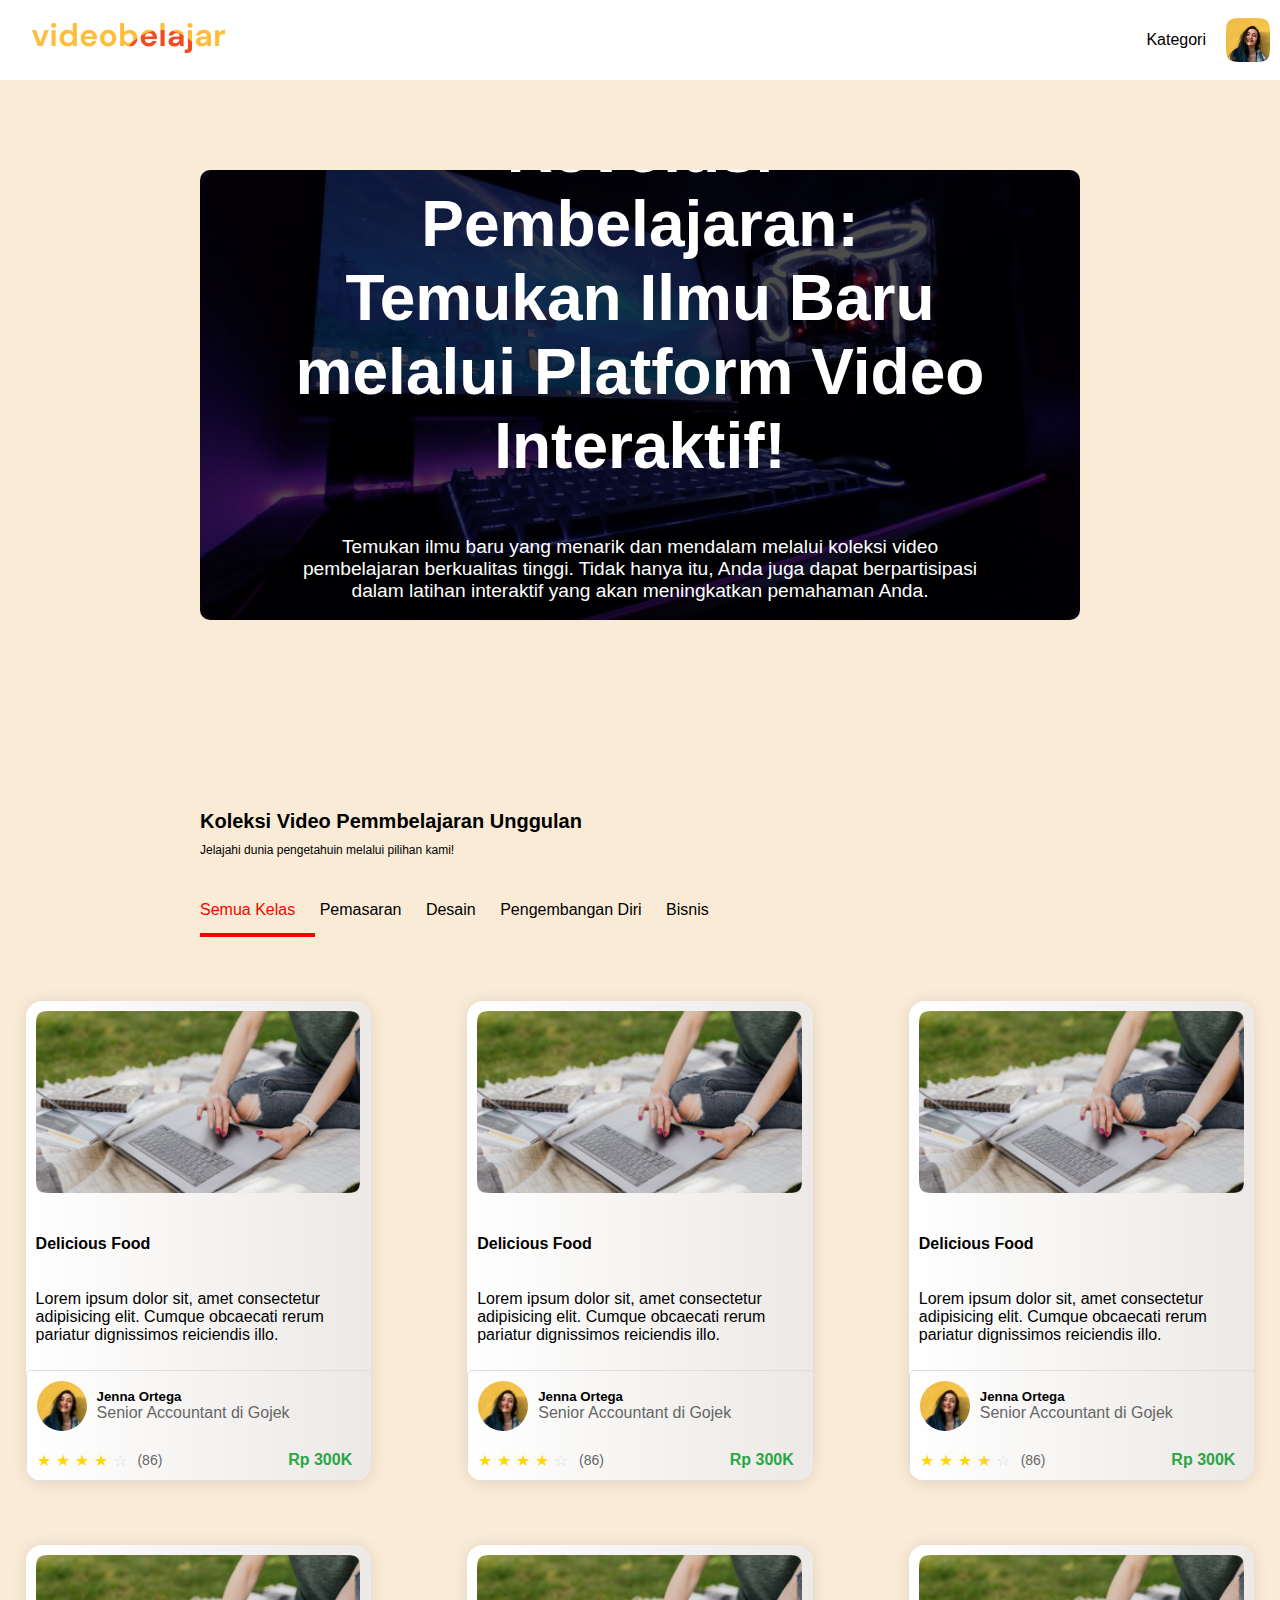
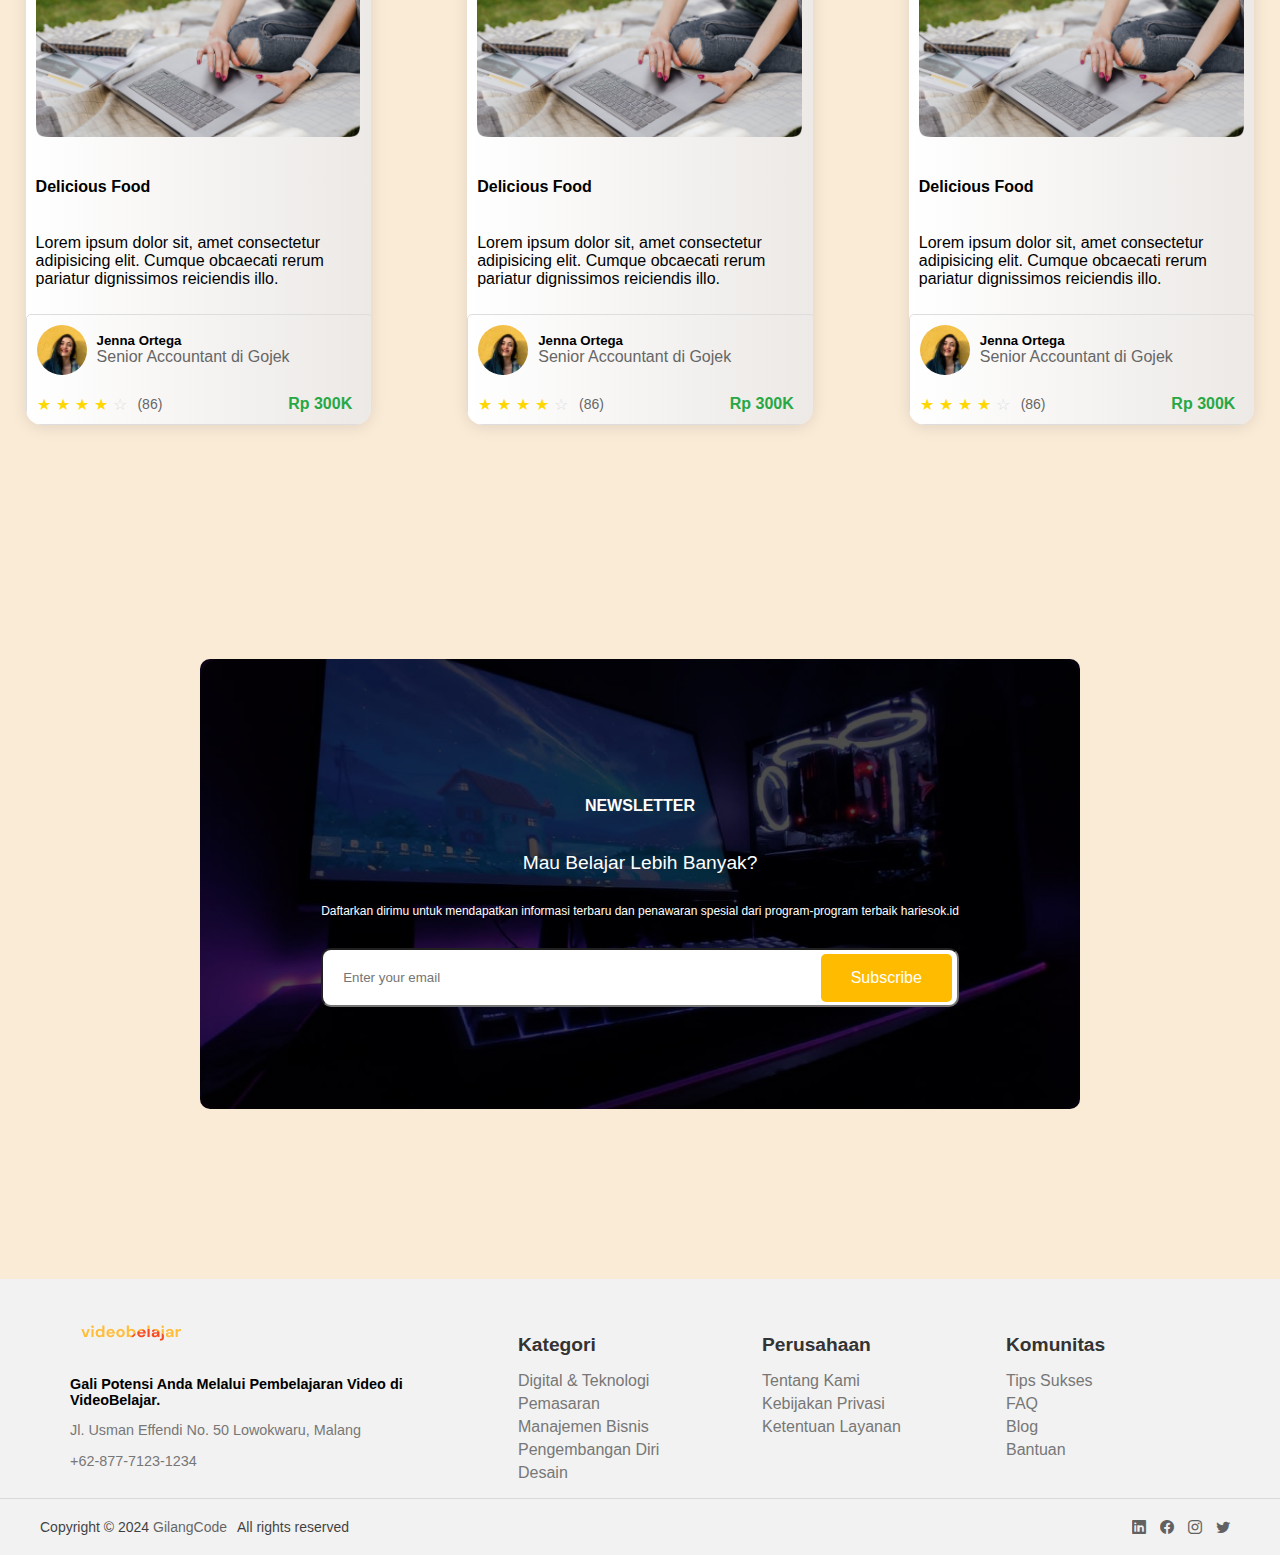
<file: index.html>
<!DOCTYPE html>
<html lang="en">
  <head>
    <meta charset="UTF-8" />
    <meta name="viewport" content="width=device-width, initial-scale=1.0" />
    <link rel="stylesheet" href="style.css" />
    <link
      rel="stylesheet"
      href="https://cdn.jsdelivr.net/npm/bootstrap-icons@1.11.3/font/bootstrap-icons.min.css" />
    <title>VideoBelajar</title>
  </head>
  <body>
    <nav class="nav">
      <div class="nav-area">
        <a class="brand" href="">
          <img src="assets/logo.png" alt="" />
        </a>
        <svg
          class="nav-burger"
          fill="none"
          stroke="currentColor"
          viewbox="0 0 24 24"
          xmlns="http://www.w3.org/2000/svg">
          <path
            d="M4 6h16M4 12h16m-7 6h7"
            stroke-linecap="round"
            stroke-linejoin="round"
            stroke-width="2"></path>
        </svg>
        <div class="nav-menu-dekstop">
          <a href="#" style="text-decoration: none">Kategori</a>
          <img src="assets/Avatar.png" alt="" />
        </div>
      </div>
    </nav>

    <div class="section">
      <div class="hero-image">
        <div class="hero-text">
          <h1>
            Revolusi Pembelajaran: Temukan Ilmu Baru melalui Platform Video
            Interaktif!
          </h1>
          <p>
            Temukan ilmu baru yang menarik dan mendalam melalui koleksi video
            pembelajaran berkualitas tinggi. Tidak hanya itu, Anda juga dapat
            berpartisipasi dalam latihan interaktif yang akan meningkatkan
            pemahaman Anda.
          </p>
          <button>Temukan Video Course untuk Dipelajari</button>
        </div>
      </div>
    </div>

    <div class="section-menu">
      <h3>Koleksi Video Pemmbelajaran Unggulan</h3>
      <p>Jelajahi dunia pengetahuin melalui pilihan kami!</p>
      <div class="scrollmenu">
        <a href="#home" class="active">Semua Kelas</a>
        <a href="#news">Pemasaran</a>
        <a href="#contact">Desain</a>
        <a href="#about">Pengembangan Diri</a>
        <a href="#support">Bisnis</a>
      </div>
    </div>

    <div class="container">
      <div class="card">
        <img src="assets/prdk1.png" class="img-produk" alt="" width="600" />
        <div class="card-body">
          <h4>Delicious Food</h4>
          <p>
            Lorem ipsum dolor sit, amet consectetur adipisicing elit. Cumque
            obcaecati rerum pariatur dignissimos reiciendis illo.
          </p>
        </div>
        <div class="card-user">
          <div class="card-bouser">
            <img src="assets/Avatar.png" class="user-image" alt="" />
            <div class="user-info">
              <h5 class="card-title">Jenna Ortega</h5>
              <p class="card-text">Senior Accountant di Gojek</p>
            </div>
          </div>
          <div class="card-footer">
            <div class="rating">
              <span class="star">★</span>
              <span class="star">★</span>
              <span class="star">★</span>
              <span class="star">★</span>
              <span class="star half-star">☆</span>
            </div>
            <span class="review">(86)</span>
            <span class="price">Rp 300K</span>
          </div>
        </div>
      </div>

      <div class="card">
        <img src="assets/prdk1.png" class="img-produk" alt="" width="600" />
        <div class="card-body">
          <h4>Delicious Food</h4>
          <p>
            Lorem ipsum dolor sit, amet consectetur adipisicing elit. Cumque
            obcaecati rerum pariatur dignissimos reiciendis illo.
          </p>
        </div>
        <div class="card-user">
          <div class="card-bouser">
            <img src="assets/Avatar.png" class="user-image" alt="" />
            <div class="user-info">
              <h5 class="card-title">Jenna Ortega</h5>
              <p class="card-text">Senior Accountant di Gojek</p>
            </div>
          </div>
          <div class="card-footer">
            <div class="rating">
              <span class="star">★</span>
              <span class="star">★</span>
              <span class="star">★</span>
              <span class="star">★</span>
              <span class="star half-star">☆</span>
            </div>
            <span class="review">(86)</span>
            <span class="price">Rp 300K</span>
          </div>
        </div>
      </div>

      <div class="card">
        <img src="assets/prdk1.png" class="img-produk" alt="" width="600" />
        <div class="card-body">
          <h4>Delicious Food</h4>
          <p>
            Lorem ipsum dolor sit, amet consectetur adipisicing elit. Cumque
            obcaecati rerum pariatur dignissimos reiciendis illo.
          </p>
        </div>
        <div class="card-user">
          <div class="card-bouser">
            <img src="assets/Avatar.png" class="user-image" alt="" />
            <div class="user-info">
              <h5 class="card-title">Jenna Ortega</h5>
              <p class="card-text">Senior Accountant di Gojek</p>
            </div>
          </div>
          <div class="card-footer">
            <div class="rating">
              <span class="star">★</span>
              <span class="star">★</span>
              <span class="star">★</span>
              <span class="star">★</span>
              <span class="star half-star">☆</span>
            </div>
            <span class="review">(86)</span>
            <span class="price">Rp 300K</span>
          </div>
        </div>
      </div>
    </div>
    <div class="container">
      <div class="card">
        <img src="assets/prdk1.png" class="img-produk" alt="" width="600" />
        <div class="card-body">
          <h4>Delicious Food</h4>
          <p>
            Lorem ipsum dolor sit, amet consectetur adipisicing elit. Cumque
            obcaecati rerum pariatur dignissimos reiciendis illo.
          </p>
        </div>
        <div class="card-user">
          <div class="card-bouser">
            <img src="assets/Avatar.png" class="user-image" alt="" />
            <div class="user-info">
              <h5 class="card-title">Jenna Ortega</h5>
              <p class="card-text">Senior Accountant di Gojek</p>
            </div>
          </div>
          <div class="card-footer">
            <div class="rating">
              <span class="star">★</span>
              <span class="star">★</span>
              <span class="star">★</span>
              <span class="star">★</span>
              <span class="star half-star">☆</span>
            </div>
            <span class="review">(86)</span>
            <span class="price">Rp 300K</span>
          </div>
        </div>
      </div>

      <div class="card">
        <img src="assets/prdk1.png" class="img-produk" alt="" width="600" />
        <div class="card-body">
          <h4>Delicious Food</h4>
          <p>
            Lorem ipsum dolor sit, amet consectetur adipisicing elit. Cumque
            obcaecati rerum pariatur dignissimos reiciendis illo.
          </p>
        </div>
        <div class="card-user">
          <div class="card-bouser">
            <img src="assets/Avatar.png" class="user-image" alt="" />
            <div class="user-info">
              <h5 class="card-title">Jenna Ortega</h5>
              <p class="card-text">Senior Accountant di Gojek</p>
            </div>
          </div>
          <div class="card-footer">
            <div class="rating">
              <span class="star">★</span>
              <span class="star">★</span>
              <span class="star">★</span>
              <span class="star">★</span>
              <span class="star half-star">☆</span>
            </div>
            <span class="review">(86)</span>
            <span class="price">Rp 300K</span>
          </div>
        </div>
      </div>

      <div class="card">
        <img src="assets/prdk1.png" class="img-produk" alt="" width="600" />
        <div class="card-body">
          <h4>Delicious Food</h4>
          <p>
            Lorem ipsum dolor sit, amet consectetur adipisicing elit. Cumque
            obcaecati rerum pariatur dignissimos reiciendis illo.
          </p>
        </div>
        <div class="card-user">
          <div class="card-bouser">
            <img src="assets/Avatar.png" class="user-image" alt="" />
            <div class="user-info">
              <h5 class="card-title">Jenna Ortega</h5>
              <p class="card-text">Senior Accountant di Gojek</p>
            </div>
          </div>
          <div class="card-footer">
            <div class="rating">
              <span class="star">★</span>
              <span class="star">★</span>
              <span class="star">★</span>
              <span class="star">★</span>
              <span class="star half-star">☆</span>
            </div>
            <span class="review">(86)</span>
            <span class="price">Rp 300K</span>
          </div>
        </div>
      </div>
    </div>

    <div class="section">
      <div class="hero-image">
        <div class="hero-text">
          <h6 style="font-size: 16px">NEWSLETTER</h6>
          <p>Mau Belajar Lebih Banyak?</p>
          <p style="font-size: 12px">
            Daftarkan dirimu untuk mendapatkan informasi terbaru dan penawaran
            spesial dari program-program terbaik hariesok.id
          </p>
          <div class="input-group custom-search">
            <input
              type="text"
              class="form-control custom-search-input"
              placeholder="Enter your email" />
            <button class="custom-search-botton" type="submit">
              Subscribe
            </button>
          </div>
        </div>
      </div>
    </div>

    <!-- footer -->
    <footer>
      <div class="footer-container">
        <div class="footer-contact">
          <img
            src="assets/logo.png"
            style="width: 30%"
            alt="Company Logo"
            class="footer-logo" />
          <p style="font-weight: bold; color: black">
            Gali Potensi Anda Melalui Pembelajaran Video di VideoBelajar.
          </p>
          <p>Jl. Usman Effendi No. 50 Lowokwaru, Malang</p>
          <p>+62-877-7123-1234</p>
        </div>
        <div class="footer-nav">
          <h2>Kategori</h2>
          <ul>
            <li><a href="#">Digital & Teknologi</a></li>
            <li><a href="#">Pemasaran</a></li>
            <li><a href="#">Manajemen Bisnis</a></li>
            <li><a href="#">Pengembangan Diri</a></li>
            <li><a href="#">Desain</a></li>
          </ul>
        </div>
        <div class="footer-nav">
          <h2>Perusahaan</h2>
          <ul>
            <li><a href="#">Tentang Kami</a></li>
            <li><a href="#">Kebijakan Privasi</a></li>
            <li><a href="#">Ketentuan Layanan</a></li>
          </ul>
        </div>
        <div class="footer-nav">
          <h2>Komunitas</h2>
          <ul>
            <li><a href="#">Tips Sukses</a></li>
            <li><a href="#">FAQ</a></li>
            <li><a href="#">Blog</a></li>
            <li><a href="#">Bantuan</a></li>
          </ul>
        </div>
      </div>
      <div class="bottom-details">
        <div class="bottom_text">
          <span class="copyright_text"
            >Copyright © 2024 <a href="#">GilangCode</a>All rights
            reserved</span
          >
          <span class="policy_terms">
            <a href="#"><i class="bi bi-linkedin"></i></a>
            <a href="#"><i class="bi bi-facebook"></i></a>
            <a href="#"><i class="bi bi-instagram"></i></a>
            <a href="#"><i class="bi bi-twitter"></i></i></a>
          </span>
        </div>
      </div>
    </footer>
  </body>
</html>
</file>
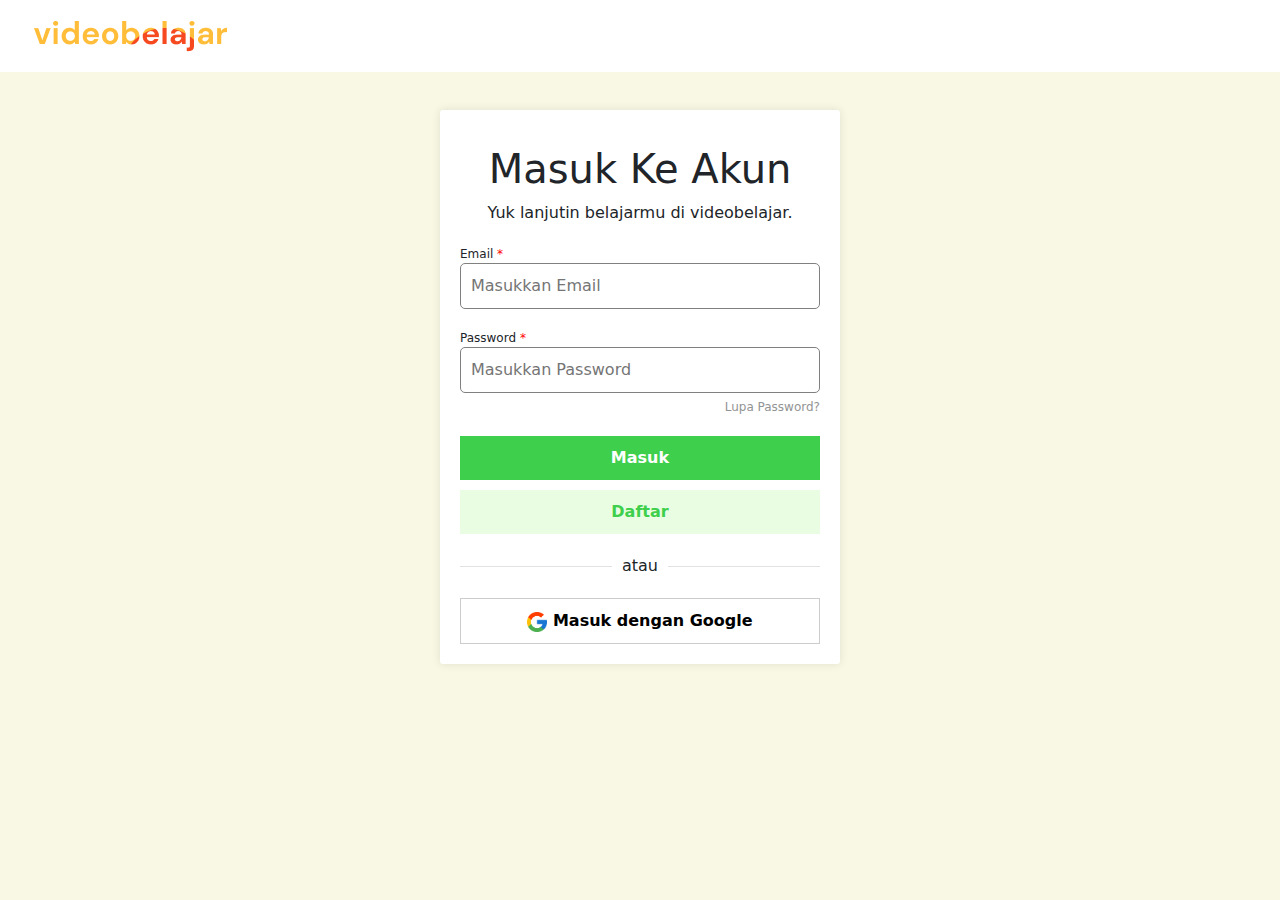
<file: login.html>
<!DOCTYPE html>
<html lang="en">
  <head>
    <meta charset="UTF-8" />
    <meta name="viewport" content="width=device-width, initial-scale=1.0" />
    <title>Login Page</title>
    <link rel="stylesheet" href="styles.css" />
    <link
      href="https://cdn.jsdelivr.net/npm/bootstrap@5.3.3/dist/css/bootstrap.min.css"
      rel="stylesheet"
      integrity="sha384-QWTKZyjpPEjISv5WaRU9OFeRpok6YctnYmDr5pNlyT2bRjXh0JMhjY6hW+ALEwIH"
      crossorigin="anonymous" />
    <script
      src="https://cdn.jsdelivr.net/npm/bootstrap@5.3.3/dist/js/bootstrap.bundle.min.js"
      integrity="sha384-YvpcrYf0tY3lHB60NNkmXc5s9fDVZLESaAA55NDzOxhy9GkcIdslK1eN7N6jIeHz"
      crossorigin="anonymous"></script>
  </head>
  <body style="background-color: rgb(248, 248, 229)">
    <nav class="navbar" style="background-color: white">
      <div class="container-fluid">
        <img src="assets/logo.png" alt="" />
      </div>
    </nav>
    <!-- Login -->
    <div class="container">
      <div class="login-box">
        <h1>Masuk Ke Akun</h1>
        <p>Yuk lanjutin belajarmu di videobelajar.</p>
        <form>
          <!-- Email input -->
          <div class="input">
            <label>Email <span style="color: red">*</span></label>
            <input type="email" placeholder="Masukkan Email" required />
          </div>
          <!-- Password input -->
          <div class="input">
            <label>Password <span style="color: red">*</span></label>
            <input type="password" placeholder="Masukkan Password" required />
          </div>
          <a href="#">Lupa Password?</a>
          <!-- Login button -->
          <button
            type="button"
            style="margin-top: 10px; margin-bottom: 10px"
            class="masuk">
            Masuk
          </button>
          <!-- Register button -->
          <button type="button" class="daftar">Daftar</button>
          <!-- Or divider -->
          <div class="line-container">
            <span class="line"></span>
            <span class="text">atau</span>
            <span class="line"></span>
          </div>
          <button type="button" class="g-signin">
            <img src="assets/google.png" alt="Google sign in" width="20" />
            Masuk dengan Google
          </button>
        </form>
      </div>
    </div>
  </body>
</html>
</file>
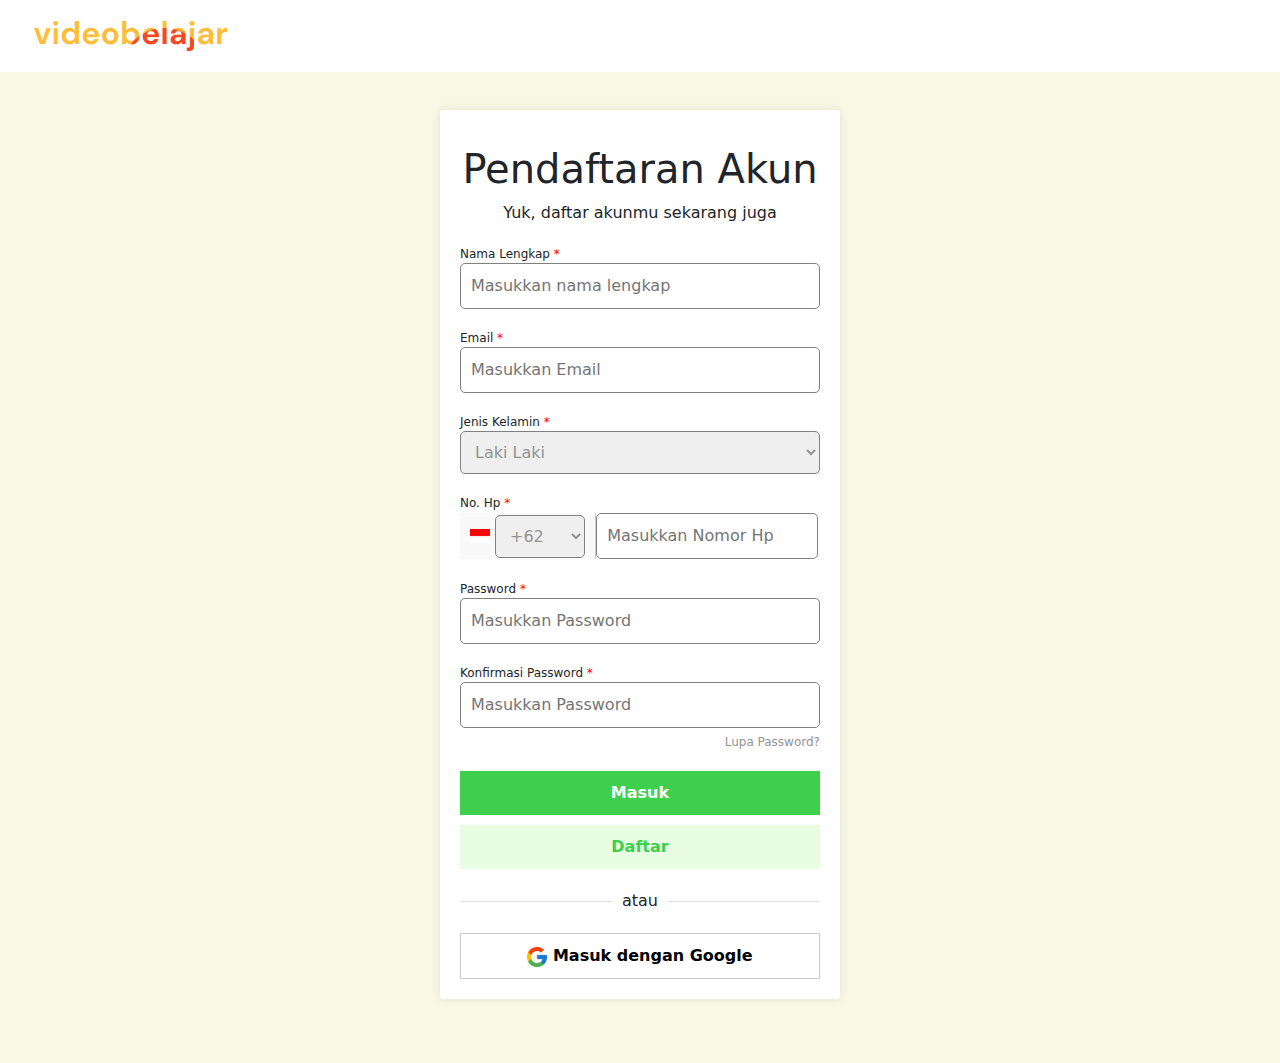
<file: register.html>
<!DOCTYPE html>
<html lang="en">
  <head>
    <meta charset="UTF-8" />
    <meta name="viewport" content="width=device-width, initial-scale=1.0" />
    <title>Register Page</title>
    <link rel="stylesheet" href="styles.css" />
    <link
      href="https://cdn.jsdelivr.net/npm/bootstrap@5.3.3/dist/css/bootstrap.min.css"
      rel="stylesheet"
      integrity="sha384-QWTKZyjpPEjISv5WaRU9OFeRpok6YctnYmDr5pNlyT2bRjXh0JMhjY6hW+ALEwIH"
      crossorigin="anonymous" />
    <script
      src="https://cdn.jsdelivr.net/npm/bootstrap@5.3.3/dist/js/bootstrap.bundle.min.js"
      integrity="sha384-YvpcrYf0tY3lHB60NNkmXc5s9fDVZLESaAA55NDzOxhy9GkcIdslK1eN7N6jIeHz"
      crossorigin="anonymous"></script>
  </head>
  <body style="background-color: rgb(248, 248, 229)">
    <nav class="navbar" style="background-color: white">
      <div class="container-fluid">
        <img src="assets/logo.png" alt="" />
      </div>
    </nav>
    <!-- Login -->
    <div class="container">
      <div class="login-box">
        <h1>Pendaftaran Akun</h1>
        <p>Yuk, daftar akunmu sekarang juga</p>
        <form>
          <!-- name input -->
          <div class="input">
            <label>Nama Lengkap <span style="color: red">*</span></label>
            <input type="text" placeholder="Masukkan nama lengkap" required />
          </div>
          <!-- Email input -->
          <div class="input">
            <label>Email <span style="color: red">*</span></label>
            <input type="email" placeholder="Masukkan Email" required />
          </div>
          <div class="input-dropdown">
            <label for="dog-names"
              >Jenis Kelamin <span style="color: red">*</span></label
            >
            <select name="dog-names" id="dog-names">
              <option value="rigatoni">Laki Laki</option>
              <option value="dave">Perempuan</option>
            </select>
          </div>

          <div class="input-group">
            <label for="phone">No. Hp <span style="color: red">*</span></label>
            <div class="phone-input">
              <div class="country-code">
                <img src="assets/indo.png" alt="Flag" />
                <select>
                  <option value="+62">+62</option>
                </select>
              </div>
              <input type="tel" placeholder="Masukkan Nomor Hp" />
            </div>
          </div>

          <!-- Password input -->
          <div class="input">
            <label>Password <span style="color: red">*</span></label>
            <input type="password" placeholder="Masukkan Password" required />
          </div>
          <div class="input">
            <label>Konfirmasi Password <span style="color: red">*</span></label>
            <input type="password" placeholder="Masukkan Password" required />
          </div>
          <a href="#">Lupa Password?</a>
          <!-- Login button -->
          <button
            type="submit"
            style="margin-top: 10px; margin-bottom: 10px"
            class="masuk">
            Masuk
          </button>
          <!-- Register button -->
          <button type="button" class="daftar">Daftar</button>
          <!-- Or divider -->
          <div class="line-container">
            <span class="line"></span>
            <span class="text">atau</span>
            <span class="line"></span>
          </div>
          <button type="button" class="g-signin">
            <img src="assets/google.png" alt="Google sign in" width="20" />
            Masuk dengan Google
          </button>
        </form>
      </div>
    </div>
  </body>
</html>
</file>
<file: style.css>
body {
  width: 100%;
  position: relative;
  margin: 0px auto;
  background-color: antiquewhite;
  font-family: Arial, sans-serif;
}

.nav {
  padding: 0 10px;
  position: fixed;
  top: 0;
  left: 0;
  right: 0;
  z-index: 9999;
  background-color: white;
  transition: 0.3s;
}

.nav.active {
  box-shadow: 0 2px 10px rgba(0, 0, 0, 0.1);
}

.nav.hide {
  top: -200px !important;
}

.nav-area {
  display: flex;
  justify-content: space-between;
  align-items: center;
  max-width: 1700px;
  margin: 0 auto;
  -ma-flex-wrap: wrap;
  flex-wrap: wrap;
  background-color: white;
  padding: 10px 0;
}

.brand img {
  width: 100%;
}

.nav-burger {
  width: 30px;
  cursor: pointer;
  padding-right: 10px;
}

.nav-menu-dekstop {
  display: none;
}

/* hero */
.section {
  margin: 0 auto;
  padding: 170px 200px;
}

.hero-image {
  position: relative;
  background-image: url("assets/hero.jpg");
  background-size: cover;
  background-position: center;
  height: 50vh;
  display: flex;
  justify-content: center;
  align-items: center;
  border-radius: 10px;
  overflow: hidden;
}

.hero-image::before {
  content: "";
  position: absolute;
  top: 0;
  left: 0;
  width: 100%;
  height: 100%;
  background: rgba(0, 0, 0, 0.7);
  z-index: 1;
  border-radius: 20px;
}

.hero-text {
  position: relative;
  color: white;
  text-align: center;
  z-index: 2;
  max-width: 80%;
}

.hero-text h1 {
  font-size: 4em;
  padding-bottom: 10px;
}

.hero-text p {
  font-size: 1.2em;
  margin-bottom: 30px;
}

.hero-text button {
  background-color: #28a745;
  color: white;
  padding: 15px 30px;
  border: none;
  border-radius: 5px;
  font-size: 1em;
  cursor: pointer;
  margin-bottom: 40px;
}

/* course */
.section-menu h3 {
  font-size: 20px;
  font-weight: 700;
  margin-bottom: 10px;
}
.section-menu p {
  font-size: 12px;
  margin: 0px;
}
.section-menu {
  padding: 0px 200px;
}

div.scrollmenu {
  margin-top: 30px;
  overflow: hidden;
  white-space: nowrap;
  padding: 0px;
}

div.scrollmenu a {
  display: inline-block;
  color: Black;
  text-align: center;
  padding-right: 20px;
  text-decoration: none;
}

div.scrollmenu a:hover {
  color: #777;
}

.scrollmenu {
  overflow-x: auto;
  white-space: nowrap;
}

.scrollmenu a {
  display: inline-block;
  padding: 14px 0px;
  text-decoration: none;
  color: black;
}

.scrollmenu a.active {
  border-bottom: 4px solid rgb(255, 0, 0);
  color: red;
}

/* card */
.container {
  display: flex;
  flex-wrap: wrap;
  justify-content: center;
  align-items: center;
  margin-block: 4rem;
  gap: 6rem;
}
.card {
  display: flex;
  flex-direction: column;
  width: clamp(20rem, calc(20rem + 2vw), 22rem);
  overflow: hidden;
  box-shadow: 0 0.1rem 1rem rgba(0, 0, 0, 0.1);
  border-radius: 1em;
  background: #ece9e6;
  background: linear-gradient(to right, #ffffff 0%, #ece9e6);
}

.img-produk {
  max-width: 94%;
  display: block;
  object-fit: cover;
  justify-content: center;
  align-items: center;
  padding: 10px;
}

.card-body {
  padding: 10px;
  display: flex;
  flex-direction: column;
  margin: 0;
}
/*  */
.card-user {
  width: 100%;
  border: 1px solid #ddd;
  border-radius: 5px;
  overflow: hidden;
}

.card-bouser {
  padding: 10px;
  display: flex;
  align-items: center;
}

.user-image {
  width: 50px;
  height: 50px;
  border-radius: 50%;
  margin-right: 10px;
}

.card-title {
  font-weight: bold;
  margin: 0;
}

.card-text {
  color: #666;
  margin: 0;
}

.card-footer {
  display: flex;
  justify-content: space-between;
  align-items: center;
  padding: 10px;
}

.rating {
  display: flex;
}

.star {
  color: gold;
  font-size: 16px;
  margin-right: 5px;
}

.half-star {
  color: #ddd;
}

.review {
  font-size: 14px;
  color: #666;
  margin-right: 120px;
}

.price {
  font-size: 16px;
  display: flex;
  font-weight: bold;
  color: #28a745;
  margin-right: 10px;
}

/* atas footer */
.custom-search {
  position: relative;
}
.custom-search-input {
  width: 100%;
  padding-right: 100px !important;
  box-sizing: border-box;
  padding: 20px;
  border-radius: 10px;
}
.custom-search-botton {
  position: absolute;
  right: 7px;
  top: 6px;
  bottom: 3px;
  height: 80%;
  z-index: 4;
  background-color: rgb(255, 187, 0) !important;
}
/* footer */
.footer-container {
  display: flex;
  justify-content: space-between;
  align-items: flex-start;
  padding: 40px 70px 0px 70px;
  background-color: #f2f2f2;
}

/* Style the contact info section */
.footer-contact {
  flex: 2;
  text-align: left;
}

.footer-contact .footer-logo {
  width: 100px;
  height: auto;
  margin-bottom: 10px;
}

.footer-contact h2 {
  font-size: 1.5rem;
  margin-bottom: 10px;
  color: #333;
}

.footer-contact p {
  font-size: 0.9rem;
  color: #777;
  margin-bottom: 5px;
}

.footer-contact a {
  color: #333;
  text-decoration: none;
}

/* Style the navigation menus */
.footer-nav {
  flex: 1;
  text-align: left;
  margin-left: 40px;
}

.footer-nav h2 {
  font-size: 1.2rem;
  margin-bottom: 10px;
  color: #333;
}

.footer-nav ul {
  list-style: none;
  padding: 0;
}

.footer-nav li {
  margin-bottom: 5px;
}

.footer-nav a {
  color: #777;
  text-decoration: none;
}

footer .bottom-details {
  width: 100%;
  background: #f2f2f2;
  border-top: 1px solid rgba(0, 0, 0, 0.1);
}
footer .bottom-details .bottom_text {
  max-width: 1900px;
  margin: auto;
  padding: 20px 40px;
  display: flex;
  justify-content: space-between;
}
.bottom-details .bottom_text span,
.bottom-details .bottom_text a {
  font-size: 14px;
  font-weight: 300;
  color: #131212;
  opacity: 0.8;
  text-decoration: none;
}
.bottom-details .bottom_text a:hover {
  opacity: 1;
  text-decoration: underline;
}
.bottom-details .bottom_text a {
  margin-right: 10px;
}

@media (max-width: 768px) {
  .section {
    margin-top: 100px !important;
    padding: 0px 20px;
  }
  .section-menu {
    padding: 0px 20px;
    margin: 0px;
  }

  .hero-text {
    max-width: 90%;
  }

  .hero-text h1 {
    font-size: 1.5em;
  }

  .hero-text p {
    font-size: 1em;
  }

  .hero-text button {
    padding: 10px 20px;
    font-size: 0.9em;
  }
  .footer-container {
    flex-direction: column; /* Mengubah tata letak menjadi vertical saat layar lebih kecil */
    padding: 40px 10px; /* Mengurangi padding agar sesuai dengan ukuran layar kecil */
  }

  .footer-nav {
    margin: 0; /* Menghapus margin pada navigation section agar tata letak terlihat lebih baik */
  }
}

@media (max-width: 480px) {
  .section {
    margin-top: 100px !important;
    padding: 0px 20px;
    margin: 0;
  }
  .section-menu {
    padding: 0px 20px;
    margin: 0px;
  }

  div.scrollmenu a {
    padding-right: 20px;
    font-size: 15px;
  }

  .hero-text h1 {
    font-size: 1.5em;
  }

  .hero-text p {
    font-size: 0.9em;
  }

  .hero-text button {
    padding: 8px 16px;
    font-size: 0.8em;
  }
  .footer-container {
    flex-direction: column; /* Mengubah tata letak menjadi vertical saat layar lebih kecil */
    padding: 40px 10px; /* Mengurangi padding agar sesuai dengan ukuran layar kecil */
  }

  .footer-nav {
    margin: 0; /* Menghapus margin pada navigation section agar tata letak terlihat lebih baik */
  }
}

@media screen and (min-width: 968px) {
  .nav-burger {
    display: none;
  }

  .nav-menu-dekstop {
    display: flex;
    align-items: center;
    justify-content: center;
  }

  .nav-menu-dekstop a {
    padding: 5px 15px;
    width: inherit;
    margin: 0 5px;

    cursor: pointer;
    display: inherit;
    position: inherit;
    display: flex;
    position: relative;
    color: black;
  }

  .nav-menu-dekstop a:nth-child(2) {
    border: 1px solid black;
    border-radius: 10px;
  }
}
</file>
<file: styles.css>
/* Page login */
.container {
  margin-top: 3%;
  margin-bottom: 5%;
  display: flex;
  justify-content: center;
  align-items: center;
  padding: 0 10px;
}

.login-box {
  width: 100%;
  max-width: 400px;
  padding: 20px;
  border-radius: 3px;
  background-color: white;
  box-shadow: 0px 0px 10px rgba(0, 0, 0, 0.1);
}

.line-container {
  padding-top: 20px;
  display: flex;
  align-items: center;
}

.line {
  flex: 1;
  border-bottom: 1px solid rgb(228, 225, 225);
}

.text {
  padding: 0 10px;
}

p {
  text-align: center;
}

form {
  width: 100%;
}

form a {
  margin-top: 5px;
  margin-bottom: 20px;
  text-decoration: none;
  font-size: 12px;
  color: rgb(146, 148, 148);
  float: right;
}

h1 {
  text-align: center;
  padding-top: 15px;
}

form label {
  display: block;
  margin-top: 20px;
  font-size: 12px;
}

form input,
select {
  display: block;
  width: 100%;
  padding: 10px;
  border: 1px solid gray;
  border-radius: 5px;
  color: rgb(146, 148, 148);
  outline: none;
}

button {
  display: block;
  width: 100%;
  margin-top: 20px;
  padding: 10px;
  font-size: 16px;
  text-align: center;
  font-weight: bold;
  border: none;
  border-radius: 8px;
  cursor: pointer;
}

.masuk {
  background-color: #3ecf4c;
  color: white;
}

.daftar {
  background-color: #e2fcd9cc;
  color: #3ecf4c;
}

.g-signin {
  background-color: #ffffff;
  border: 1px solid rgb(204, 204, 204);
  margin-top: 20px;
}

.phone-input {
  width: 100%;
  display: flex;
  border: 1px solid #ffffff;
  border-radius: 5px;
  overflow: hidden;
}

.country-code {
  width: 60%;
  display: flex;
  align-items: center;
  background-color: #f9f9f9;
  padding: 0 10px;
  border-right: 1px solid #ccc;
}

.country-code img {
  width: 20px;
  height: 14px;
  margin-right: 5px;
}
@media only screen and (max-width: 600px) {
  .container {
    padding: 0 10px;
  }

  .topnavbar img {
    height: 40px;
  }
}
</file>
